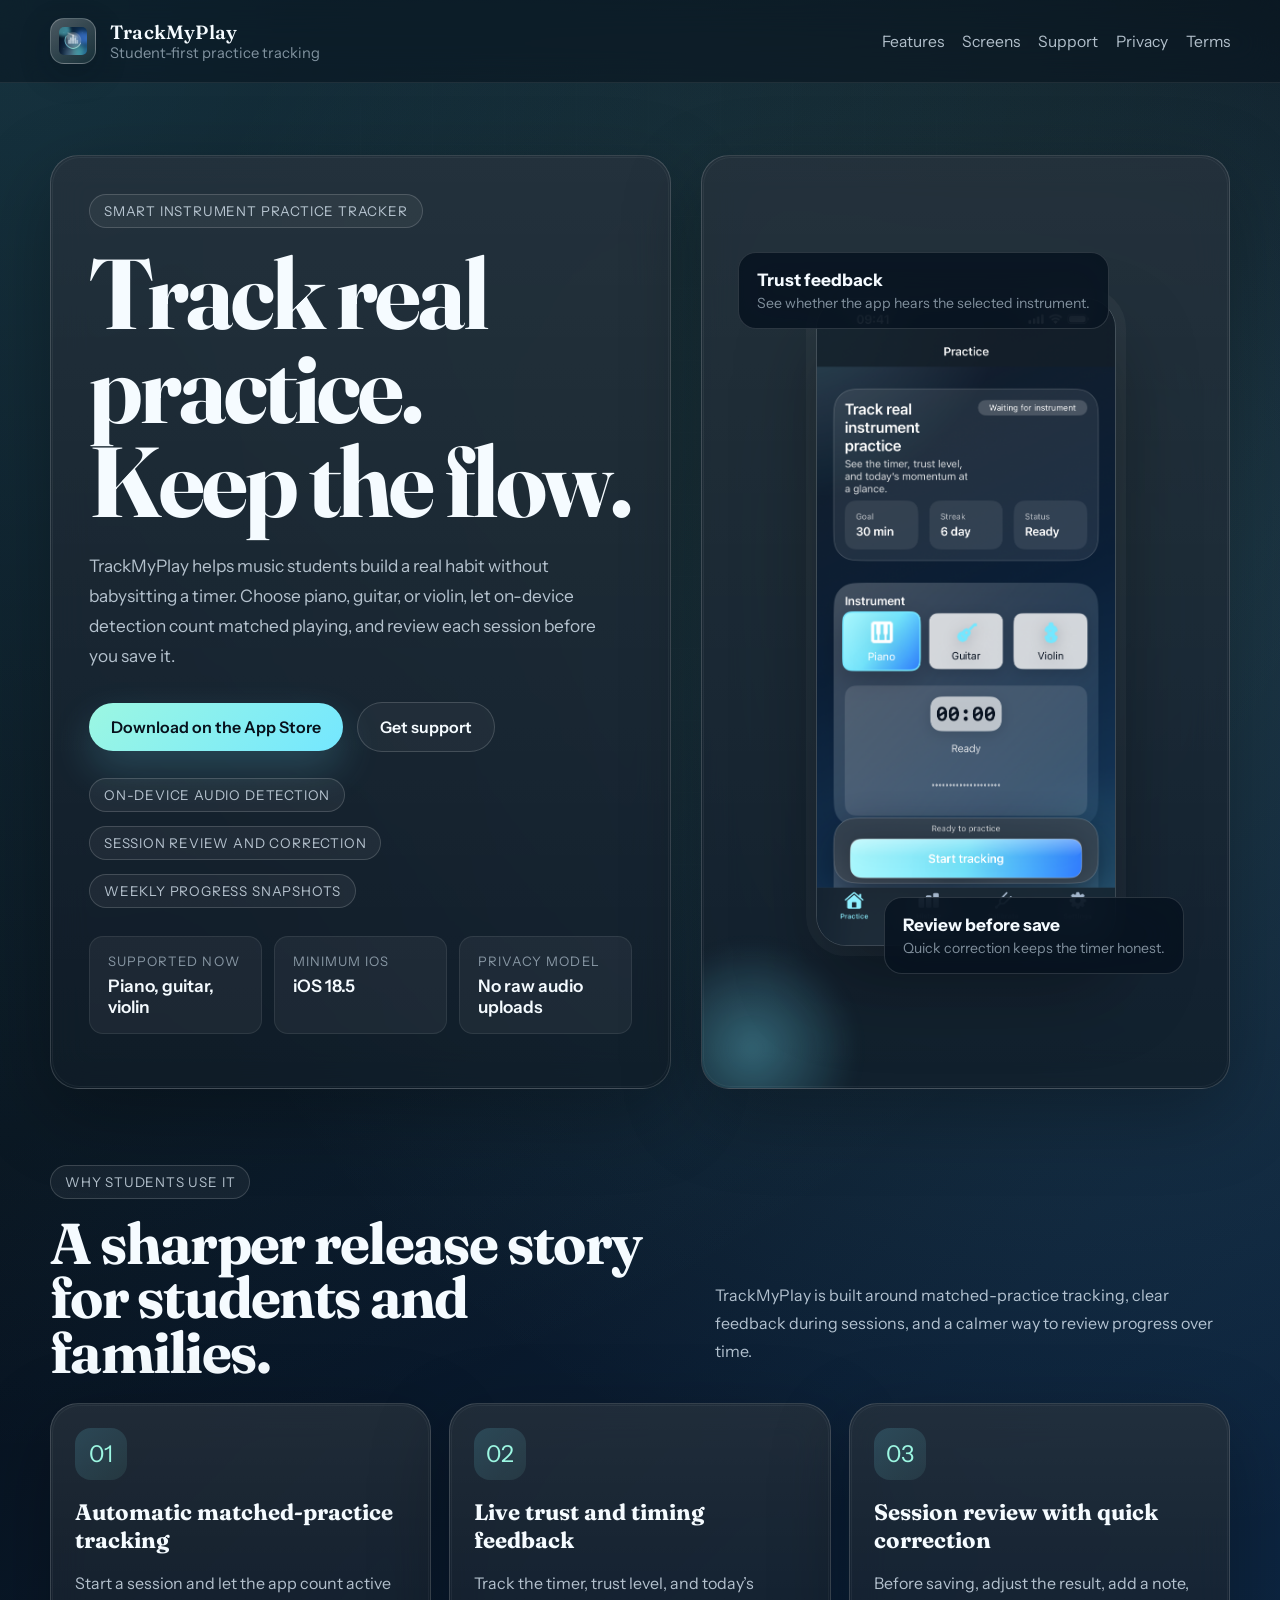
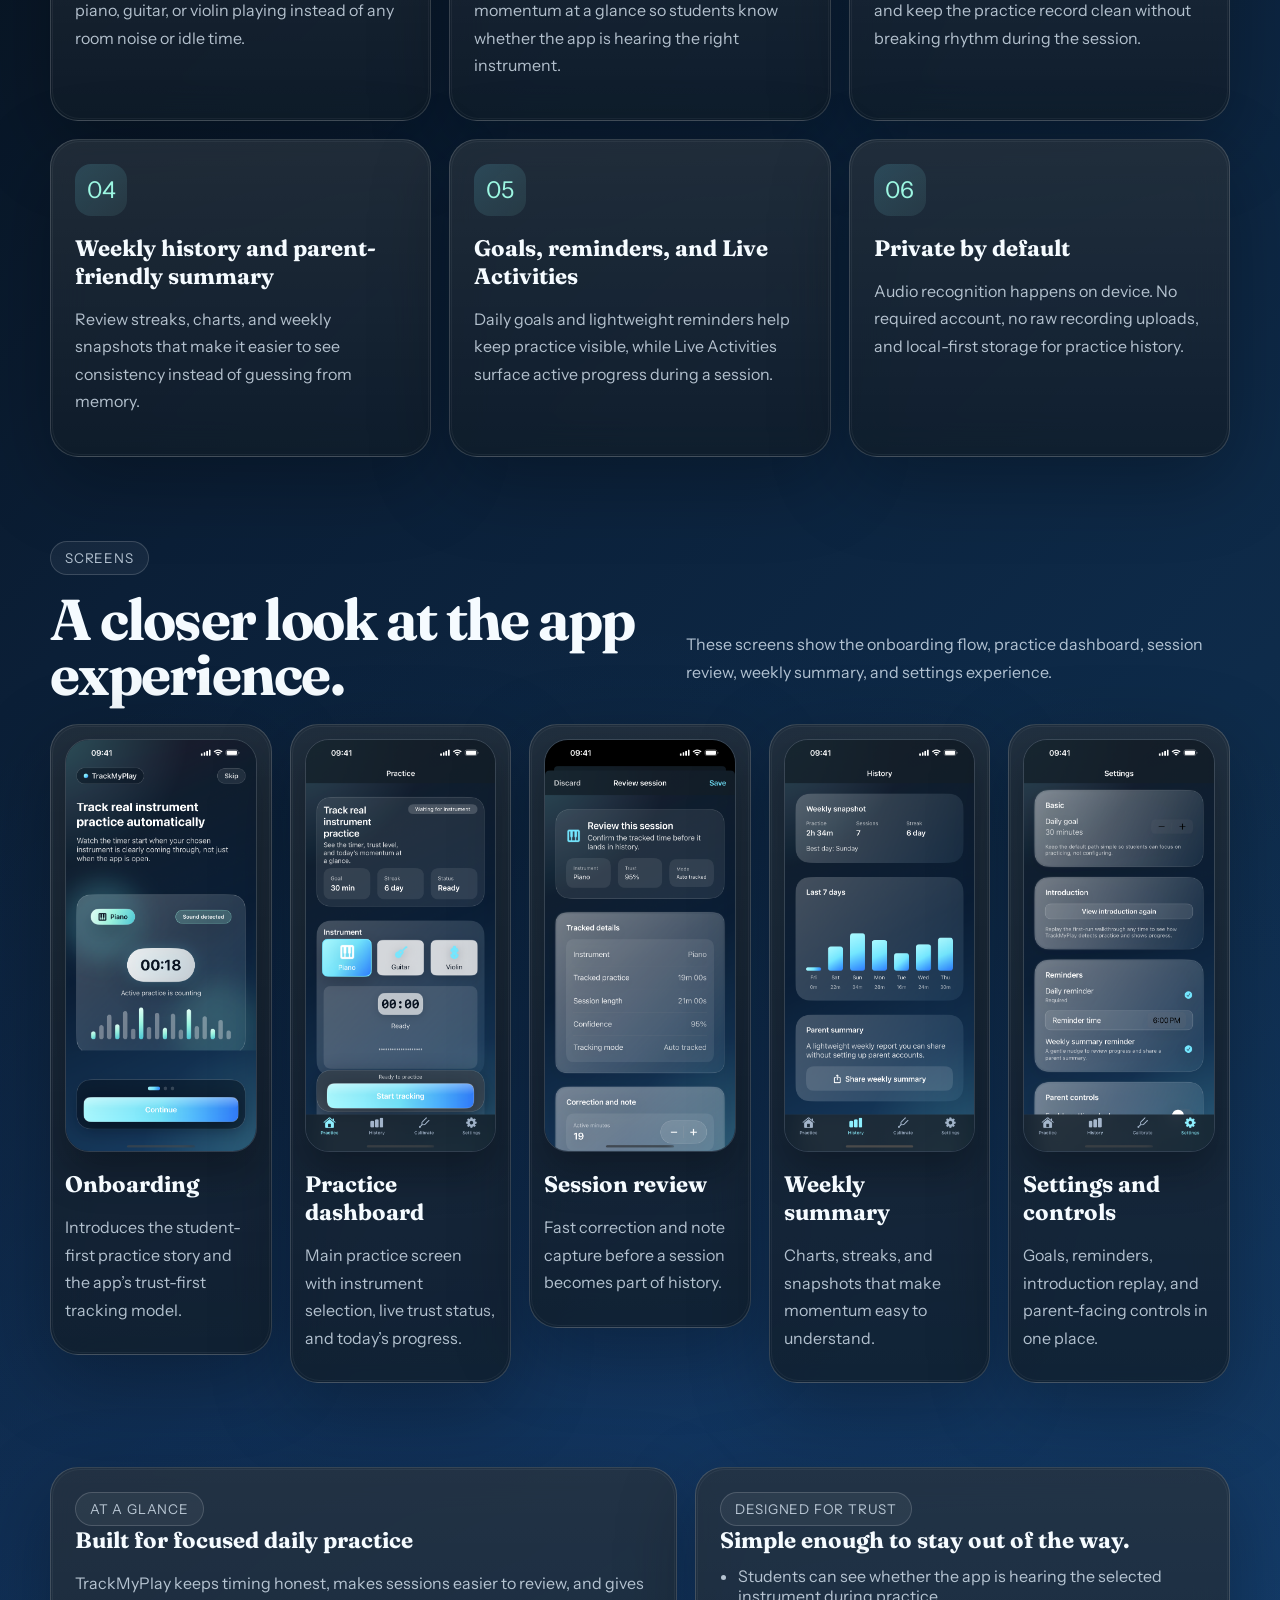
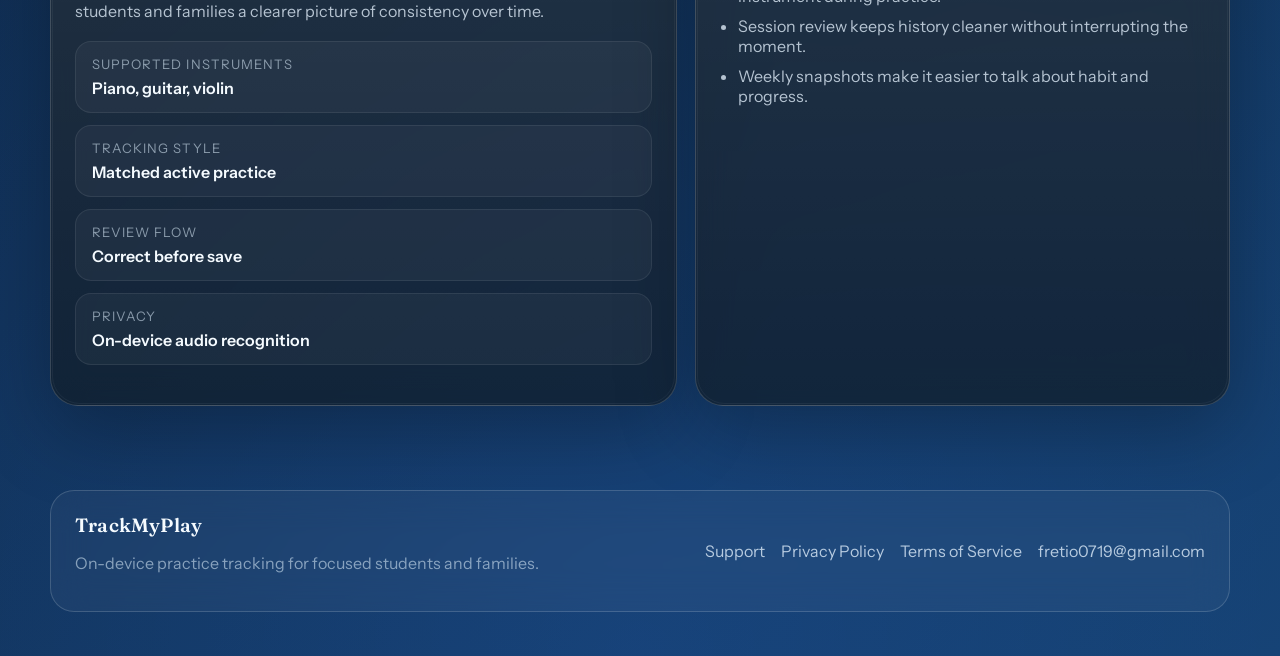
<file: index.html>
<!DOCTYPE html>
<html lang="en">
<head>
    <meta charset="UTF-8">
    <meta name="viewport" content="width=device-width, initial-scale=1.0">
    <title>TrackMyPlay | On-Device Practice Tracking for Piano, Guitar, and Violin</title>
    <meta name="description" content="TrackMyPlay helps students track real piano, guitar, and violin practice with on-device detection, session review, weekly progress, and a privacy-first design.">
    <meta name="keywords" content="music practice tracker, piano practice, guitar practice, violin practice, on-device audio detection, student practice app">
    <meta property="og:type" content="website">
    <meta property="og:url" content="https://allenzhong.github.io/track-my-play-support/">
    <meta property="og:title" content="TrackMyPlay | Smart Instrument Practice Tracker">
    <meta property="og:description" content="Track real instrument practice with on-device detection, clear weekly progress, and fast session review.">
    <meta property="og:image" content="https://allenzhong.github.io/track-my-play-support/media/release-1.1/02-practice-dashboard.png">
    <meta property="twitter:card" content="summary_large_image">
    <meta property="twitter:url" content="https://allenzhong.github.io/track-my-play-support/">
    <meta property="twitter:title" content="TrackMyPlay | Smart Instrument Practice Tracker">
    <meta property="twitter:description" content="Automatic active-practice tracking for piano, guitar, and violin with local-first privacy.">
    <meta property="twitter:image" content="https://allenzhong.github.io/track-my-play-support/media/release-1.1/02-practice-dashboard.png">
    <link rel="preconnect" href="https://fonts.googleapis.com">
    <link rel="preconnect" href="https://fonts.gstatic.com" crossorigin>
    <link href="https://fonts.googleapis.com/css2?family=Fraunces:opsz,wght@9..144,600;9..144,700&family=Instrument+Sans:wght@400;500;600;700&display=swap" rel="stylesheet">
    <link rel="stylesheet" href="styles.css">
</head>
<body>
    <div class="site-shell">
        <header class="site-header">
            <div class="container">
                <a class="brand" href="index.html">
                    <img class="brand-mark" src="icons/icon.png" alt="TrackMyPlay icon">
                    <span>
                        <span class="brand-name">TrackMyPlay</span>
                        <span class="brand-tag">Student-first practice tracking</span>
                    </span>
                </a>
                <nav class="nav" aria-label="Primary">
                    <a href="#features">Features</a>
                    <a href="#screens">Screens</a>
                    <a href="support.html">Support</a>
                    <a href="privacy-policy.html">Privacy</a>
                    <a href="terms-of-service.html">Terms</a>
                </nav>
            </div>
        </header>

        <main>
            <section class="hero">
                <div class="container hero-grid">
                    <div class="hero-copy">
                        <span class="eyebrow">Smart instrument practice tracker</span>
                        <h1>Track real practice. Keep the flow.</h1>
                        <p class="lead">
                            TrackMyPlay helps music students build a real habit without babysitting a timer. Choose piano, guitar, or violin, let on-device detection count matched playing, and review each session before you save it.
                        </p>
                        <div class="hero-actions">
                            <a class="button" href="https://apps.apple.com/app/id6749202240">Download on the App Store</a>
                            <a class="button-secondary" href="support.html">Get support</a>
                        </div>
                        <div class="hero-meta">
                            <span class="release-chip">On-device audio detection</span>
                            <span class="release-chip">Session review and correction</span>
                            <span class="release-chip">Weekly progress snapshots</span>
                        </div>
                        <dl class="stat-strip">
                            <div>
                                <dt>Supported now</dt>
                                <dd>Piano, guitar, violin</dd>
                            </div>
                            <div>
                                <dt>Minimum iOS</dt>
                                <dd>iOS 18.5</dd>
                            </div>
                            <div>
                                <dt>Privacy model</dt>
                                <dd>No raw audio uploads</dd>
                            </div>
                        </dl>
                    </div>

                    <div class="hero-visual">
                        <div class="hero-glow"></div>
                        <div class="phone-stack">
                            <img src="media/release-1.1/02-practice-dashboard.png" alt="TrackMyPlay practice dashboard screenshot">
                            <div class="floating-card top">
                                <strong>Trust feedback</strong>
                                <span>See whether the app hears the selected instrument.</span>
                            </div>
                            <div class="floating-card bottom">
                                <strong>Review before save</strong>
                                <span>Quick correction keeps the timer honest.</span>
                            </div>
                        </div>
                    </div>
                </div>
            </section>

            <section class="section" id="features">
                <div class="container">
                    <div class="section-title-wrap">
                        <div>
                            <span class="eyebrow">Why students use it</span>
                            <h2 class="section-title">A sharper release story for students and families.</h2>
                        </div>
                        <p class="section-blurb">
                            TrackMyPlay is built around matched-practice tracking, clear feedback during sessions, and a calmer way to review progress over time.
                        </p>
                    </div>
                    <div class="grid-3">
                        <article class="glass-card">
                            <div class="feature-icon">01</div>
                            <h3>Automatic matched-practice tracking</h3>
                            <p>Start a session and let the app count active piano, guitar, or violin playing instead of any room noise or idle time.</p>
                        </article>
                        <article class="glass-card">
                            <div class="feature-icon">02</div>
                            <h3>Live trust and timing feedback</h3>
                            <p>Track the timer, trust level, and today’s momentum at a glance so students know whether the app is hearing the right instrument.</p>
                        </article>
                        <article class="glass-card">
                            <div class="feature-icon">03</div>
                            <h3>Session review with quick correction</h3>
                            <p>Before saving, adjust the result, add a note, and keep the practice record clean without breaking rhythm during the session.</p>
                        </article>
                        <article class="glass-card">
                            <div class="feature-icon">04</div>
                            <h3>Weekly history and parent-friendly summary</h3>
                            <p>Review streaks, charts, and weekly snapshots that make it easier to see consistency instead of guessing from memory.</p>
                        </article>
                        <article class="glass-card">
                            <div class="feature-icon">05</div>
                            <h3>Goals, reminders, and Live Activities</h3>
                            <p>Daily goals and lightweight reminders help keep practice visible, while Live Activities surface active progress during a session.</p>
                        </article>
                        <article class="glass-card">
                            <div class="feature-icon">06</div>
                            <h3>Private by default</h3>
                            <p>Audio recognition happens on device. No required account, no raw recording uploads, and local-first storage for practice history.</p>
                        </article>
                    </div>
                </div>
            </section>

            <section class="section" id="screens">
                <div class="container">
                    <div class="section-title-wrap">
                        <div>
                            <span class="eyebrow">Screens</span>
                            <h2 class="section-title">A closer look at the app experience.</h2>
                        </div>
                        <p class="section-blurb">
                            These screens show the onboarding flow, practice dashboard, session review, weekly summary, and settings experience.
                        </p>
                    </div>
                    <div class="gallery-grid">
                        <article class="glass-card screenshot-card">
                            <img src="media/release-1.1/01-onboarding-introduction.png" alt="TrackMyPlay onboarding introduction">
                            <h3>Onboarding</h3>
                            <p>Introduces the student-first practice story and the app’s trust-first tracking model.</p>
                        </article>
                        <article class="glass-card screenshot-card">
                            <img src="media/release-1.1/02-practice-dashboard.png" alt="TrackMyPlay practice dashboard">
                            <h3>Practice dashboard</h3>
                            <p>Main practice screen with instrument selection, live trust status, and today’s progress.</p>
                        </article>
                        <article class="glass-card screenshot-card">
                            <img src="media/release-1.1/03-session-review.png" alt="TrackMyPlay session review">
                            <h3>Session review</h3>
                            <p>Fast correction and note capture before a session becomes part of history.</p>
                        </article>
                        <article class="glass-card screenshot-card">
                            <img src="media/release-1.1/04-history-weekly-summary.png" alt="TrackMyPlay history weekly summary">
                            <h3>Weekly summary</h3>
                            <p>Charts, streaks, and snapshots that make momentum easy to understand.</p>
                        </article>
                        <article class="glass-card screenshot-card">
                            <img src="media/release-1.1/05-settings-controls.png" alt="TrackMyPlay settings and controls">
                            <h3>Settings and controls</h3>
                            <p>Goals, reminders, introduction replay, and parent-facing controls in one place.</p>
                        </article>
                    </div>
                </div>
            </section>

            <section class="section">
                <div class="container release-panel">
                    <article class="glass-card">
                        <span class="eyebrow">At a glance</span>
                        <h3>Built for focused daily practice</h3>
                        <p>TrackMyPlay keeps timing honest, makes sessions easier to review, and gives students and families a clearer picture of consistency over time.</p>
                        <dl class="release-list">
                            <div>
                                <dt>Supported instruments</dt>
                                <dd>Piano, guitar, violin</dd>
                            </div>
                            <div>
                                <dt>Tracking style</dt>
                                <dd>Matched active practice</dd>
                            </div>
                            <div>
                                <dt>Review flow</dt>
                                <dd>Correct before save</dd>
                            </div>
                            <div>
                                <dt>Privacy</dt>
                                <dd>On-device audio recognition</dd>
                            </div>
                        </dl>
                    </article>

                    <article class="glass-card">
                        <span class="eyebrow">Designed for trust</span>
                        <h3>Simple enough to stay out of the way.</h3>
                        <ul class="feature-list">
                            <li>Students can see whether the app is hearing the selected instrument during practice.</li>
                            <li>Session review keeps history cleaner without interrupting the moment.</li>
                            <li>Weekly snapshots make it easier to talk about habit and progress.</li>
                        </ul>
                    </article>
                </div>
            </section>
        </main>

        <footer class="site-footer">
            <div class="container footer-card">
                <div>
                    <div class="brand-name">TrackMyPlay</div>
                    <p class="muted">On-device practice tracking for focused students and families.</p>
                </div>
                <div class="footer-links">
                    <a href="support.html">Support</a>
                    <a href="privacy-policy.html">Privacy Policy</a>
                    <a href="terms-of-service.html">Terms of Service</a>
                    <a href="mailto:fretio0719@gmail.com">fretio0719@gmail.com</a>
                </div>
            </div>
        </footer>
    </div>

    <script type="application/ld+json">
    {
        "@context": "https://schema.org",
        "@type": "MobileApplication",
        "name": "TrackMyPlay",
        "operatingSystem": "iOS",
        "applicationCategory": "MusicApplication",
        "description": "TrackMyPlay tracks real piano, guitar, and violin practice with on-device audio detection, session review, and weekly progress.",
        "downloadUrl": "https://apps.apple.com/app/id6749202240",
        "offers": {
            "@type": "Offer",
            "price": "0",
            "priceCurrency": "USD"
        }
    }
    </script>
</body>
</html>
</file>
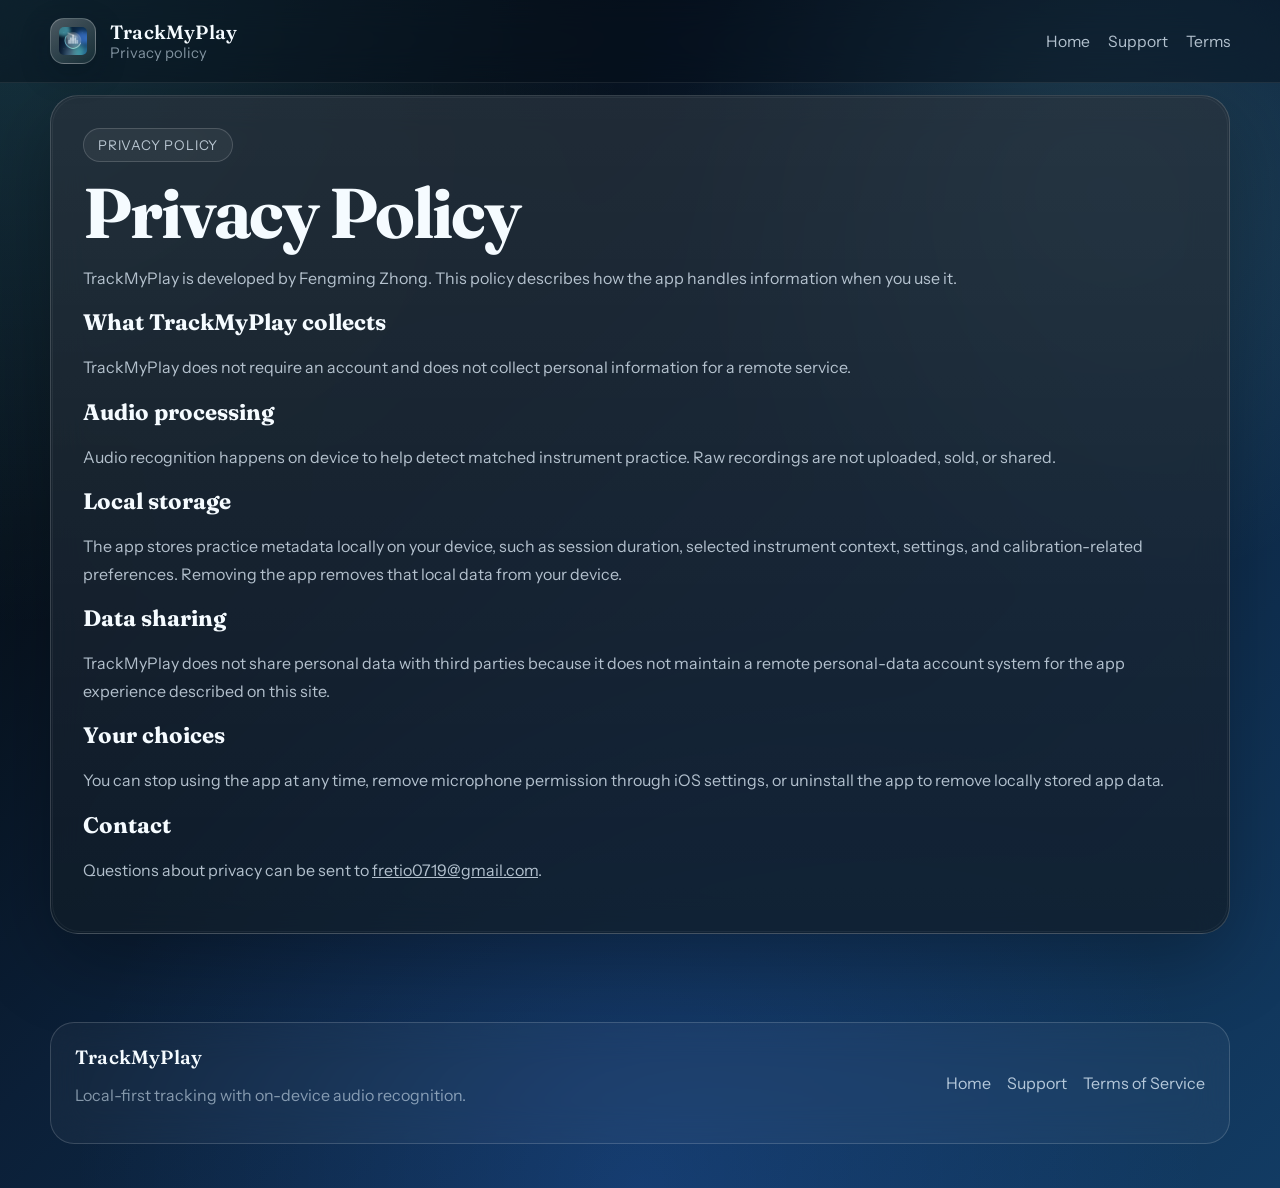
<file: privacy-policy.html>
<!DOCTYPE html>
<html lang="en">
<head>
    <meta charset="UTF-8">
    <meta name="viewport" content="width=device-width, initial-scale=1.0">
    <title>TrackMyPlay Privacy Policy</title>
    <meta name="description" content="TrackMyPlay privacy policy covering on-device audio processing, local storage, and support contact details.">
    <link rel="preconnect" href="https://fonts.googleapis.com">
    <link rel="preconnect" href="https://fonts.gstatic.com" crossorigin>
    <link href="https://fonts.googleapis.com/css2?family=Fraunces:opsz,wght@9..144,600;9..144,700&family=Instrument+Sans:wght@400;500;600;700&display=swap" rel="stylesheet">
    <link rel="stylesheet" href="styles.css">
</head>
<body>
    <div class="site-shell">
        <header class="site-header">
            <div class="container">
                <a class="brand" href="index.html">
                    <img class="brand-mark" src="icons/icon.png" alt="TrackMyPlay icon">
                    <span>
                        <span class="brand-name">TrackMyPlay</span>
                        <span class="brand-tag">Privacy policy</span>
                    </span>
                </a>
                <nav class="nav" aria-label="Primary">
                    <a href="index.html">Home</a>
                    <a href="support.html">Support</a>
                    <a href="terms-of-service.html">Terms</a>
                </nav>
            </div>
        </header>

        <main class="legal-section">
            <div class="container legal-grid">
                <article class="legal-card">
                    <span class="eyebrow">Privacy Policy</span>
                    <h1>Privacy Policy</h1>
                    <p>TrackMyPlay is developed by Fengming Zhong. This policy describes how the app handles information when you use it.</p>

                    <h2>What TrackMyPlay collects</h2>
                    <p>TrackMyPlay does not require an account and does not collect personal information for a remote service.</p>

                    <h2>Audio processing</h2>
                    <p>Audio recognition happens on device to help detect matched instrument practice. Raw recordings are not uploaded, sold, or shared.</p>

                    <h2>Local storage</h2>
                    <p>The app stores practice metadata locally on your device, such as session duration, selected instrument context, settings, and calibration-related preferences. Removing the app removes that local data from your device.</p>

                    <h2>Data sharing</h2>
                    <p>TrackMyPlay does not share personal data with third parties because it does not maintain a remote personal-data account system for the app experience described on this site.</p>

                    <h2>Your choices</h2>
                    <p>You can stop using the app at any time, remove microphone permission through iOS settings, or uninstall the app to remove locally stored app data.</p>

                    <h2>Contact</h2>
                    <p>Questions about privacy can be sent to <a href="mailto:fretio0719@gmail.com">fretio0719@gmail.com</a>.</p>
                </article>
            </div>
        </main>

        <footer class="site-footer">
            <div class="container footer-card">
                <div>
                    <div class="brand-name">TrackMyPlay</div>
                    <p class="muted">Local-first tracking with on-device audio recognition.</p>
                </div>
                <div class="footer-links">
                    <a href="index.html">Home</a>
                    <a href="support.html">Support</a>
                    <a href="terms-of-service.html">Terms of Service</a>
                </div>
            </div>
        </footer>
    </div>
</body>
</html>
</file>
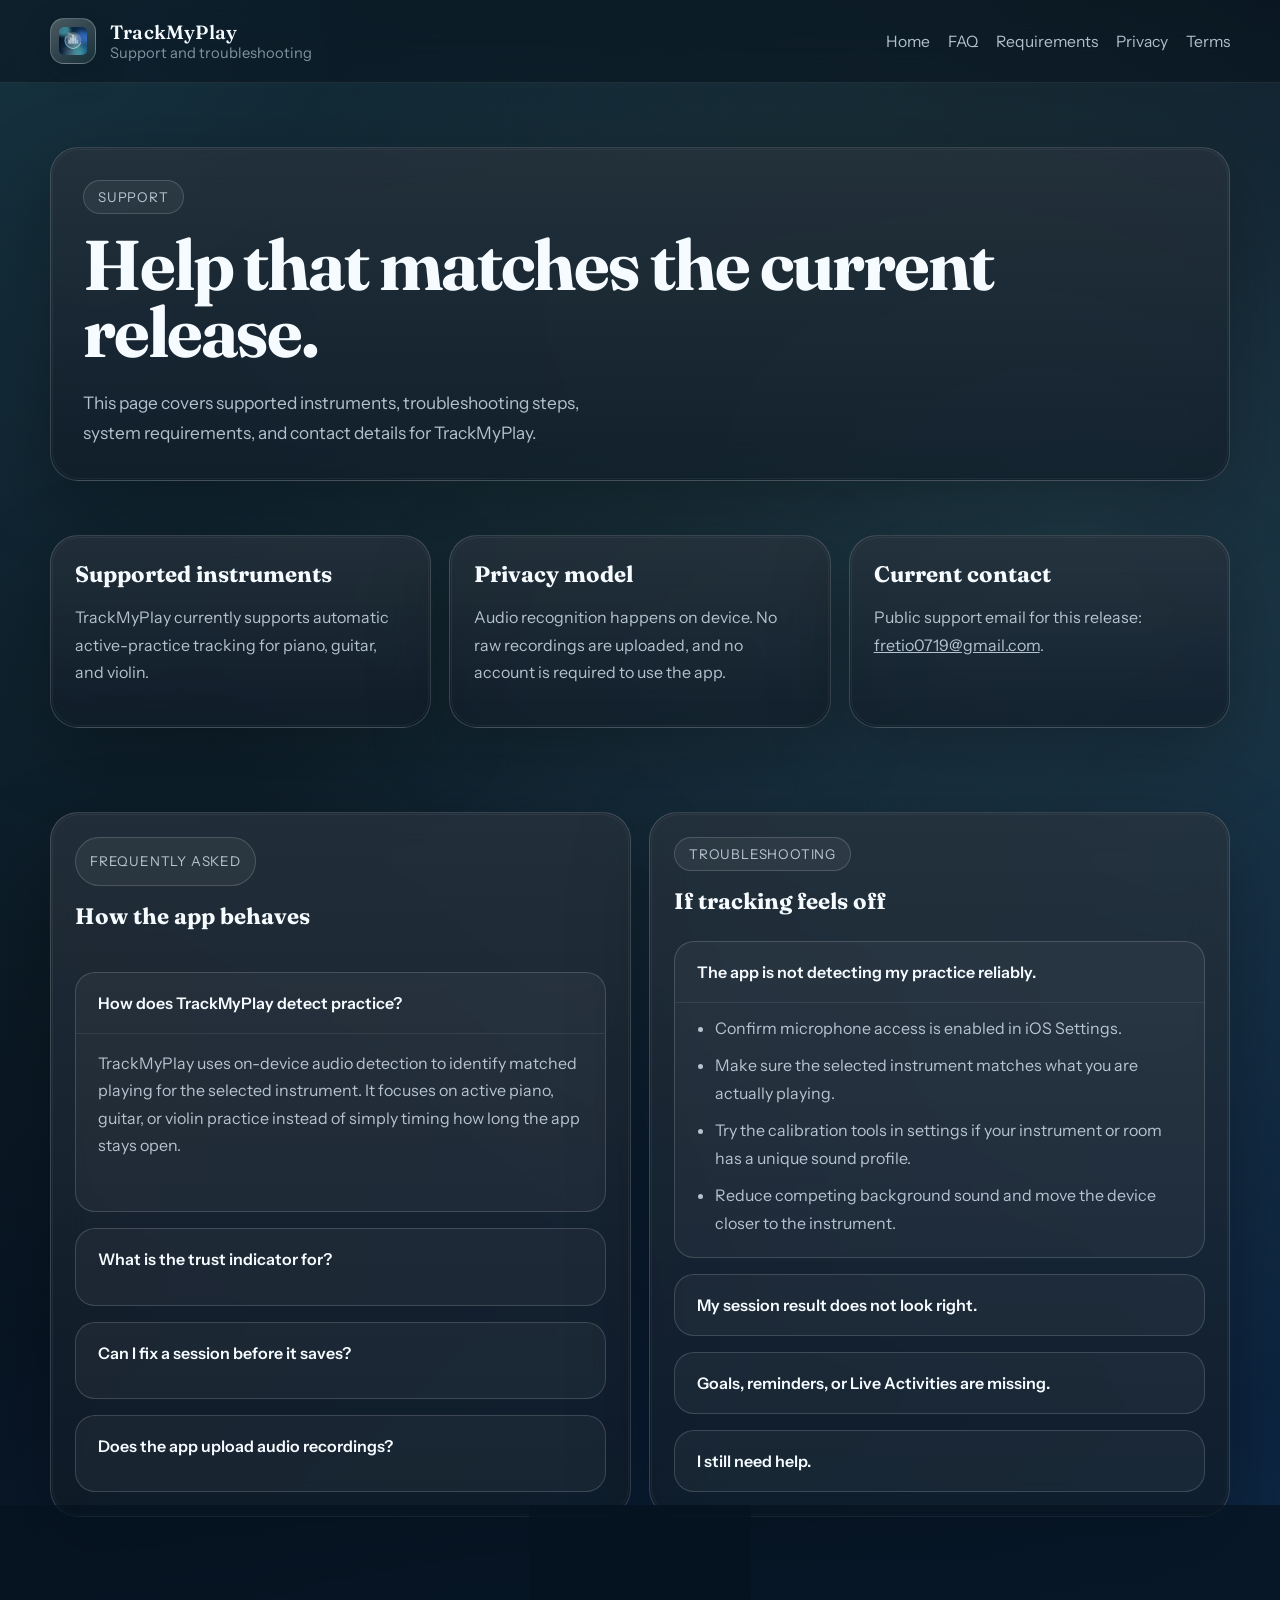
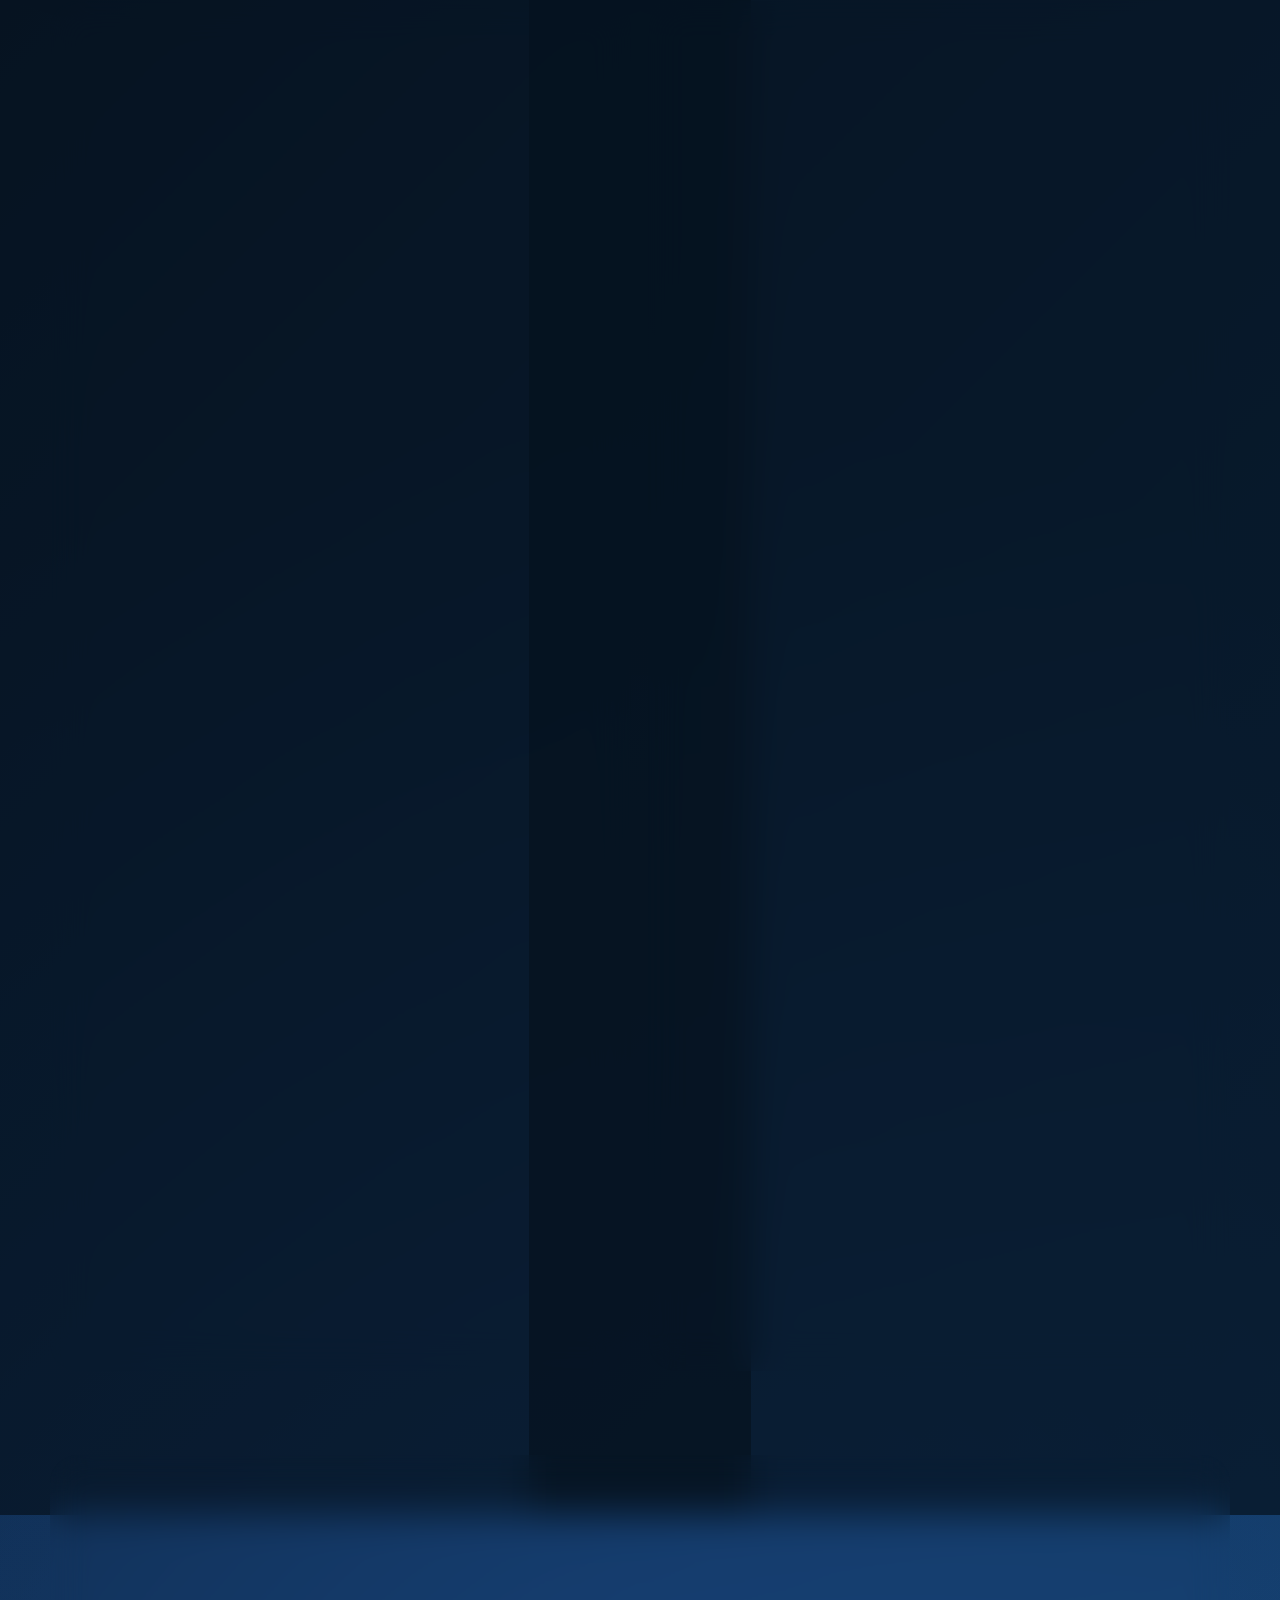
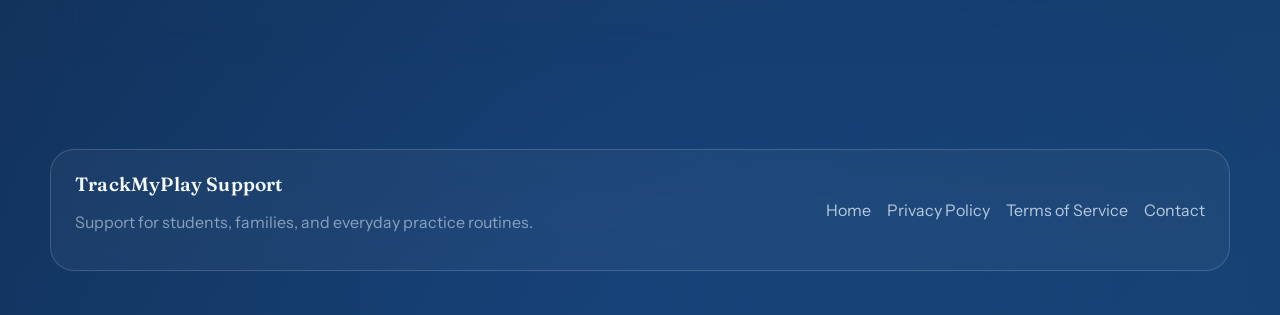
<file: support.html>
<!DOCTYPE html>
<html lang="en">
<head>
    <meta charset="UTF-8">
    <meta name="viewport" content="width=device-width, initial-scale=1.0">
    <title>TrackMyPlay Support</title>
    <meta name="description" content="TrackMyPlay support, including troubleshooting, supported instruments, system requirements, and contact details.">
    <link rel="preconnect" href="https://fonts.googleapis.com">
    <link rel="preconnect" href="https://fonts.gstatic.com" crossorigin>
    <link href="https://fonts.googleapis.com/css2?family=Fraunces:opsz,wght@9..144,600;9..144,700&family=Instrument+Sans:wght@400;500;600;700&display=swap" rel="stylesheet">
    <link rel="stylesheet" href="styles.css">
</head>
<body>
    <div class="site-shell">
        <header class="site-header">
            <div class="container">
                <a class="brand" href="index.html">
                    <img class="brand-mark" src="icons/icon.png" alt="TrackMyPlay icon">
                    <span>
                        <span class="brand-name">TrackMyPlay</span>
                        <span class="brand-tag">Support and troubleshooting</span>
                    </span>
                </a>
                <nav class="nav" aria-label="Primary">
                    <a href="index.html">Home</a>
                    <a href="#faq">FAQ</a>
                    <a href="#requirements">Requirements</a>
                    <a href="privacy-policy.html">Privacy</a>
                    <a href="terms-of-service.html">Terms</a>
                </nav>
            </div>
        </header>

        <main>
            <section class="page-hero">
                <div class="container">
                    <div class="hero-copy page-hero-card">
                        <span class="eyebrow">Support</span>
                        <h1>Help that matches the current release.</h1>
                        <p>
                            This page covers supported instruments, troubleshooting steps, system requirements, and contact details for TrackMyPlay.
                        </p>
                    </div>
                </div>
            </section>

            <section class="section">
                <div class="container help-grid">
                    <article class="glass-card">
                        <h3>Supported instruments</h3>
                        <p>TrackMyPlay currently supports automatic active-practice tracking for piano, guitar, and violin.</p>
                    </article>
                    <article class="glass-card">
                        <h3>Privacy model</h3>
                        <p>Audio recognition happens on device. No raw recordings are uploaded, and no account is required to use the app.</p>
                    </article>
                    <article class="glass-card">
                        <h3>Current contact</h3>
                        <p>Public support email for this release: <a href="mailto:fretio0719@gmail.com">fretio0719@gmail.com</a>.</p>
                    </article>
                </div>
            </section>

            <section class="section" id="faq">
                <div class="container grid-2">
                    <div class="glass-card support-faq">
                        <span class="eyebrow">Frequently asked</span>
                        <h3>How the app behaves</h3>

                        <details class="faq-item" open>
                            <summary>How does TrackMyPlay detect practice?</summary>
                            <div class="faq-answer">
                                <p>TrackMyPlay uses on-device audio detection to identify matched playing for the selected instrument. It focuses on active piano, guitar, or violin practice instead of simply timing how long the app stays open.</p>
                            </div>
                        </details>

                        <details class="faq-item">
                            <summary>What is the trust indicator for?</summary>
                            <div class="faq-answer">
                                <p>The trust feedback helps you see whether the app is hearing the selected instrument clearly enough. If trust is low, adjust your position, environment, or instrument setup before continuing.</p>
                            </div>
                        </details>

                        <details class="faq-item">
                            <summary>Can I fix a session before it saves?</summary>
                            <div class="faq-answer">
                                <p>Yes. The session review flow lets you quickly correct the result and add a note before it becomes part of your history.</p>
                            </div>
                        </details>

                        <details class="faq-item">
                            <summary>Does the app upload audio recordings?</summary>
                            <div class="faq-answer">
                                <p>No. Raw audio is not uploaded. Recognition happens locally on your device, and your practice data is stored locally unless you choose to export it.</p>
                            </div>
                        </details>
                    </div>

                    <div class="glass-card support-faq">
                        <span class="eyebrow">Troubleshooting</span>
                        <h3>If tracking feels off</h3>

                        <details class="faq-item" open>
                            <summary>The app is not detecting my practice reliably.</summary>
                            <div class="faq-answer">
                                <ul class="bullet-list">
                                    <li>Confirm microphone access is enabled in iOS Settings.</li>
                                    <li>Make sure the selected instrument matches what you are actually playing.</li>
                                    <li>Try the calibration tools in settings if your instrument or room has a unique sound profile.</li>
                                    <li>Reduce competing background sound and move the device closer to the instrument.</li>
                                </ul>
                            </div>
                        </details>

                        <details class="faq-item">
                            <summary>My session result does not look right.</summary>
                            <div class="faq-answer">
                                <p>Use the session review step before saving. That flow exists specifically so you can correct timing and keep history accurate without needing to repeat the session.</p>
                            </div>
                        </details>

                        <details class="faq-item">
                            <summary>Goals, reminders, or Live Activities are missing.</summary>
                            <div class="faq-answer">
                                <p>Check the settings screen to confirm goals and reminders are enabled. Live Activities also depend on iOS support and device settings for live updates.</p>
                            </div>
                        </details>

                        <details class="faq-item">
                            <summary>I still need help.</summary>
                            <div class="faq-answer">
                                <p>Email <a href="mailto:fretio0719@gmail.com">fretio0719@gmail.com</a> with your device model, iOS version, and a short description of what happened.</p>
                            </div>
                        </details>
                    </div>
                </div>
            </section>

            <section class="section" id="requirements">
                <div class="container grid-2">
                    <article class="glass-card">
                        <span class="eyebrow">System requirements</span>
                        <h3>What you need</h3>
                        <ul class="bullet-list">
                            <li>iOS 18.5 or later</li>
                            <li>iPhone</li>
                            <li>Microphone permission enabled</li>
                            <li>Enough storage for local session history and exports</li>
                        </ul>
                    </article>

                    <article class="glass-card">
                        <span class="eyebrow">Current release visuals</span>
                        <h3>Support references the latest screenshots</h3>
                        <div class="contact-stack">
                            <img src="media/release-1.1/05-settings-controls.png" alt="TrackMyPlay settings screenshot">
                            <p class="small-note">Support uses current app screenshots so help content reflects the live product experience.</p>
                        </div>
                    </article>
                </div>
            </section>

            <section class="section">
                <div class="container">
                    <article class="glass-card">
                        <span class="eyebrow">Contact</span>
                        <h3>Reach support directly</h3>
                        <div class="contact-stack">
                            <div class="contact-line"><strong>Email</strong> <a href="mailto:fretio0719@gmail.com">fretio0719@gmail.com</a></div>
                            <div class="contact-line"><strong>App Store</strong> <a href="https://apps.apple.com/app/id6749202240">TrackMyPlay on the App Store</a></div>
                            <div class="contact-line"><strong>Response time</strong> Usually within 24 hours</div>
                        </div>
                    </article>
                </div>
            </section>
        </main>

        <footer class="site-footer">
            <div class="container footer-card">
                <div>
                    <div class="brand-name">TrackMyPlay Support</div>
                    <p class="muted">Support for students, families, and everyday practice routines.</p>
                </div>
                <div class="footer-links">
                    <a href="index.html">Home</a>
                    <a href="privacy-policy.html">Privacy Policy</a>
                    <a href="terms-of-service.html">Terms of Service</a>
                    <a href="mailto:fretio0719@gmail.com">Contact</a>
                </div>
            </div>
        </footer>
    </div>
</body>
</html>
</file>
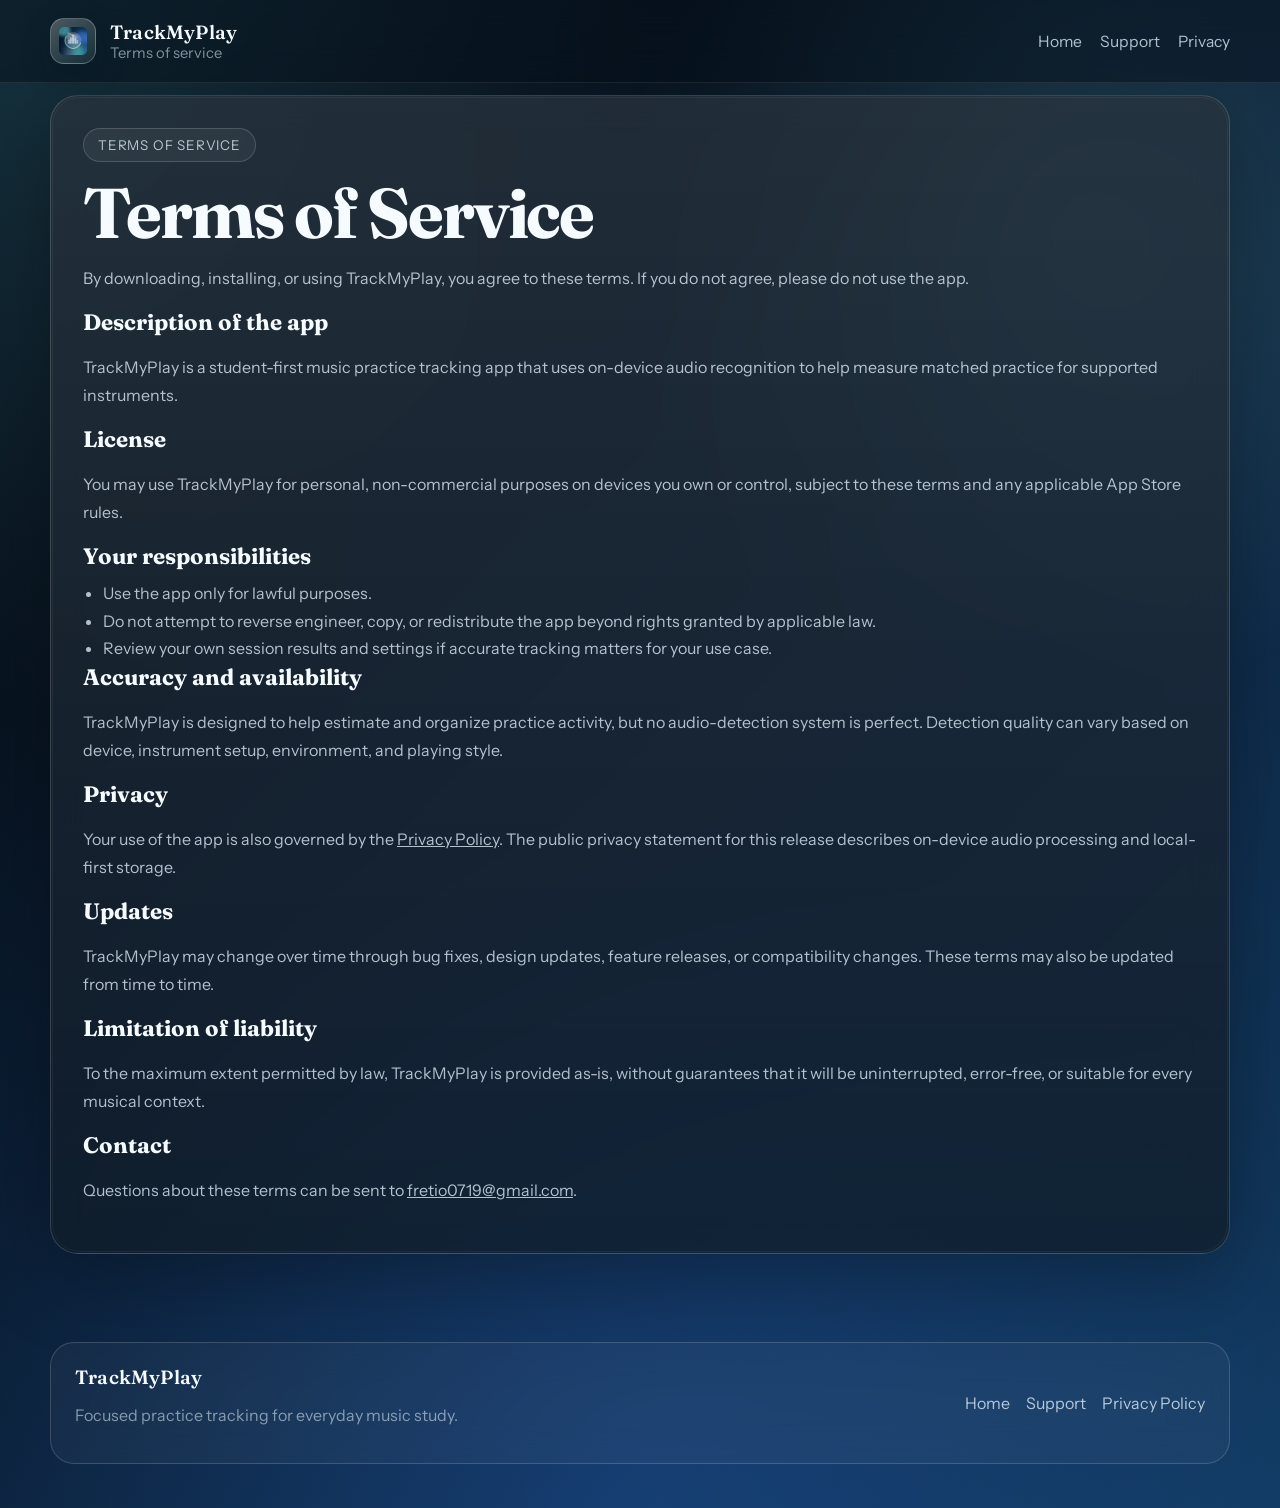
<file: terms-of-service.html>
<!DOCTYPE html>
<html lang="en">
<head>
    <meta charset="UTF-8">
    <meta name="viewport" content="width=device-width, initial-scale=1.0">
    <title>TrackMyPlay Terms of Service</title>
    <meta name="description" content="TrackMyPlay terms of service for the student-first instrument practice tracking app.">
    <link rel="preconnect" href="https://fonts.googleapis.com">
    <link rel="preconnect" href="https://fonts.gstatic.com" crossorigin>
    <link href="https://fonts.googleapis.com/css2?family=Fraunces:opsz,wght@9..144,600;9..144,700&family=Instrument+Sans:wght@400;500;600;700&display=swap" rel="stylesheet">
    <link rel="stylesheet" href="styles.css">
</head>
<body>
    <div class="site-shell">
        <header class="site-header">
            <div class="container">
                <a class="brand" href="index.html">
                    <img class="brand-mark" src="icons/icon.png" alt="TrackMyPlay icon">
                    <span>
                        <span class="brand-name">TrackMyPlay</span>
                        <span class="brand-tag">Terms of service</span>
                    </span>
                </a>
                <nav class="nav" aria-label="Primary">
                    <a href="index.html">Home</a>
                    <a href="support.html">Support</a>
                    <a href="privacy-policy.html">Privacy</a>
                </nav>
            </div>
        </header>

        <main class="legal-section">
            <div class="container legal-grid">
                <article class="legal-card">
                    <span class="eyebrow">Terms of Service</span>
                    <h1>Terms of Service</h1>
                    <p>By downloading, installing, or using TrackMyPlay, you agree to these terms. If you do not agree, please do not use the app.</p>

                    <h2>Description of the app</h2>
                    <p>TrackMyPlay is a student-first music practice tracking app that uses on-device audio recognition to help measure matched practice for supported instruments.</p>

                    <h2>License</h2>
                    <p>You may use TrackMyPlay for personal, non-commercial purposes on devices you own or control, subject to these terms and any applicable App Store rules.</p>

                    <h2>Your responsibilities</h2>
                    <ul>
                        <li>Use the app only for lawful purposes.</li>
                        <li>Do not attempt to reverse engineer, copy, or redistribute the app beyond rights granted by applicable law.</li>
                        <li>Review your own session results and settings if accurate tracking matters for your use case.</li>
                    </ul>

                    <h2>Accuracy and availability</h2>
                    <p>TrackMyPlay is designed to help estimate and organize practice activity, but no audio-detection system is perfect. Detection quality can vary based on device, instrument setup, environment, and playing style.</p>

                    <h2>Privacy</h2>
                    <p>Your use of the app is also governed by the <a href="privacy-policy.html">Privacy Policy</a>. The public privacy statement for this release describes on-device audio processing and local-first storage.</p>

                    <h2>Updates</h2>
                    <p>TrackMyPlay may change over time through bug fixes, design updates, feature releases, or compatibility changes. These terms may also be updated from time to time.</p>

                    <h2>Limitation of liability</h2>
                    <p>To the maximum extent permitted by law, TrackMyPlay is provided as-is, without guarantees that it will be uninterrupted, error-free, or suitable for every musical context.</p>

                    <h2>Contact</h2>
                    <p>Questions about these terms can be sent to <a href="mailto:fretio0719@gmail.com">fretio0719@gmail.com</a>.</p>
                </article>
            </div>
        </main>

        <footer class="site-footer">
            <div class="container footer-card">
                <div>
                    <div class="brand-name">TrackMyPlay</div>
                    <p class="muted">Focused practice tracking for everyday music study.</p>
                </div>
                <div class="footer-links">
                    <a href="index.html">Home</a>
                    <a href="support.html">Support</a>
                    <a href="privacy-policy.html">Privacy Policy</a>
                </div>
            </div>
        </footer>
    </div>
</body>
</html>
</file>
<file: styles.css>
:root {
    --bg: #07111c;
    --bg-deep: #04101a;
    --bg-mid: #0b1f37;
    --bg-ink: #123b63;
    --panel: rgba(6, 18, 31, 0.72);
    --panel-strong: rgba(8, 24, 40, 0.9);
    --panel-soft: rgba(255, 255, 255, 0.08);
    --stroke: rgba(255, 255, 255, 0.16);
    --stroke-strong: rgba(255, 255, 255, 0.26);
    --text: #f5fbff;
    --text-muted: rgba(230, 243, 255, 0.76);
    --text-soft: rgba(214, 231, 245, 0.58);
    --primary: #74e7ff;
    --primary-deep: #327cff;
    --accent: #9cf7e2;
    --accent-deep: #4bc9d7;
    --success: #34c759;
    --warning: #ffb347;
    --danger: #ff7f73;
    --shadow: 0 24px 80px rgba(0, 0, 0, 0.28);
    --radius-lg: 28px;
    --radius-md: 20px;
    --radius-sm: 14px;
    --max-width: 1180px;
}

* {
    box-sizing: border-box;
}

html {
    scroll-behavior: smooth;
}

body {
    margin: 0;
    min-height: 100vh;
    font-family: "Instrument Sans", "Segoe UI", sans-serif;
    color: var(--text);
    background:
        radial-gradient(circle at top left, rgba(116, 231, 255, 0.16), transparent 36%),
        radial-gradient(circle at 85% 15%, rgba(156, 247, 226, 0.14), transparent 28%),
        radial-gradient(circle at 50% 100%, rgba(50, 124, 255, 0.2), transparent 42%),
        linear-gradient(135deg, var(--bg-deep), var(--bg), var(--bg-mid) 45%, var(--bg-ink));
}

body::before {
    content: "";
    position: fixed;
    inset: 0;
    pointer-events: none;
    opacity: 0.18;
    background-image:
        linear-gradient(rgba(255, 255, 255, 0.06) 1px, transparent 1px),
        linear-gradient(90deg, rgba(255, 255, 255, 0.06) 1px, transparent 1px);
    background-size: 72px 72px;
    mask-image: radial-gradient(circle at center, black 42%, transparent 92%);
}

a {
    color: inherit;
}

img {
    display: block;
    max-width: 100%;
}

.site-shell {
    position: relative;
    overflow: clip;
}

.container {
    width: min(calc(100% - 32px), var(--max-width));
    margin: 0 auto;
}

.site-header {
    position: sticky;
    top: 0;
    z-index: 20;
    backdrop-filter: blur(18px);
    background: rgba(5, 14, 24, 0.46);
    border-bottom: 1px solid rgba(255, 255, 255, 0.08);
}

.site-header .container,
.site-footer .container {
    display: flex;
    align-items: center;
    justify-content: space-between;
    gap: 24px;
}

.site-header .container {
    padding: 18px 0;
}

.brand {
    display: inline-flex;
    align-items: center;
    gap: 14px;
    text-decoration: none;
}

.brand-mark {
    width: 46px;
    height: 46px;
    border-radius: 14px;
    padding: 8px;
    background: linear-gradient(145deg, rgba(255, 255, 255, 0.26), rgba(156, 247, 226, 0.08));
    border: 1px solid rgba(255, 255, 255, 0.24);
    box-shadow: 0 10px 30px rgba(5, 16, 27, 0.26);
}

.brand-name {
    display: block;
    font-family: "Fraunces", Georgia, serif;
    font-size: 1.2rem;
    font-weight: 600;
    letter-spacing: 0.01em;
}

.brand-tag {
    display: block;
    color: var(--text-soft);
    font-size: 0.92rem;
}

.nav {
    display: flex;
    align-items: center;
    gap: 18px;
    flex-wrap: wrap;
}

.nav a {
    text-decoration: none;
    color: var(--text-muted);
    font-size: 0.98rem;
}

.nav a:hover,
.nav a:focus-visible {
    color: var(--text);
}

.button,
.button-secondary {
    display: inline-flex;
    align-items: center;
    justify-content: center;
    gap: 10px;
    padding: 14px 22px;
    border-radius: 999px;
    font-weight: 600;
    text-decoration: none;
    transition: transform 180ms ease, box-shadow 180ms ease, border-color 180ms ease;
}

.button {
    color: #07111c;
    background: linear-gradient(135deg, var(--accent), var(--primary));
    box-shadow: 0 18px 40px rgba(116, 231, 255, 0.2);
}

.button-secondary {
    color: var(--text);
    background: rgba(255, 255, 255, 0.04);
    border: 1px solid var(--stroke);
}

.button:hover,
.button-secondary:hover,
.button:focus-visible,
.button-secondary:focus-visible {
    transform: translateY(-2px);
}

.eyebrow,
.release-chip {
    display: inline-flex;
    align-items: center;
    gap: 8px;
    width: fit-content;
    padding: 8px 14px;
    border-radius: 999px;
    border: 1px solid rgba(255, 255, 255, 0.16);
    background: rgba(255, 255, 255, 0.05);
    color: var(--text-muted);
    font-size: 0.84rem;
    letter-spacing: 0.06em;
    text-transform: uppercase;
}

.hero {
    padding: 72px 0 48px;
}

.hero-grid {
    display: grid;
    grid-template-columns: minmax(0, 1.08fr) minmax(300px, 0.92fr);
    gap: 30px;
    align-items: stretch;
}

.hero-copy,
.hero-visual,
.glass-card,
.legal-card {
    position: relative;
    border-radius: var(--radius-lg);
    border: 1px solid var(--stroke);
    background:
        linear-gradient(180deg, rgba(255, 255, 255, 0.1), rgba(255, 255, 255, 0.03)),
        var(--panel);
    backdrop-filter: blur(18px);
    box-shadow: var(--shadow);
}

.hero-copy {
    padding: 38px;
}

.hero-copy::after,
.hero-visual::after,
.glass-card::after,
.legal-card::after {
    content: "";
    position: absolute;
    inset: 1px;
    border-radius: inherit;
    pointer-events: none;
    border: 1px solid rgba(255, 255, 255, 0.05);
}

.hero h1,
.page-hero h1,
.section-title,
.legal-card h1 {
    margin: 18px 0 0;
    font-family: "Fraunces", Georgia, serif;
    line-height: 0.95;
    letter-spacing: -0.03em;
}

.hero h1 {
    font-size: clamp(3.4rem, 10vw, 6.2rem);
}

.hero p.lead,
.page-hero p {
    max-width: 32rem;
    margin: 22px 0 0;
    color: var(--text-muted);
    font-size: 1.08rem;
    line-height: 1.75;
}

.hero-actions,
.hero-meta {
    display: flex;
    flex-wrap: wrap;
    gap: 14px;
    align-items: center;
}

.hero-actions {
    margin-top: 30px;
}

.hero-meta {
    margin-top: 26px;
}

.stat-strip {
    display: grid;
    grid-template-columns: repeat(3, minmax(0, 1fr));
    gap: 12px;
    margin-top: 28px;
}

.stat-strip div {
    padding: 16px 18px;
    border-radius: var(--radius-sm);
    background: rgba(255, 255, 255, 0.05);
    border: 1px solid rgba(255, 255, 255, 0.08);
}

.stat-strip dt {
    margin-bottom: 6px;
    color: var(--text-soft);
    font-size: 0.82rem;
    text-transform: uppercase;
    letter-spacing: 0.08em;
}

.stat-strip dd {
    margin: 0;
    font-size: 1.08rem;
    font-weight: 600;
}

.hero-visual {
    padding: 26px;
    overflow: hidden;
}

.hero-glow {
    position: absolute;
    inset: auto auto -70px -60px;
    width: 220px;
    height: 220px;
    border-radius: 50%;
    background: radial-gradient(circle, rgba(116, 231, 255, 0.34), transparent 68%);
    filter: blur(8px);
}

.phone-stack {
    position: relative;
    min-height: 100%;
    display: grid;
    place-items: center;
    padding: 18px;
}

.phone-stack img {
    width: min(100%, 300px);
    border-radius: 30px;
    border: 1px solid rgba(255, 255, 255, 0.16);
    box-shadow:
        0 40px 80px rgba(0, 0, 0, 0.34),
        0 0 0 10px rgba(255, 255, 255, 0.04);
}

.floating-card {
    position: absolute;
    padding: 16px 18px;
    border-radius: 18px;
    border: 1px solid rgba(255, 255, 255, 0.14);
    background: rgba(6, 18, 31, 0.84);
    backdrop-filter: blur(18px);
}

.floating-card strong,
.metric-value {
    display: block;
    font-size: 1.08rem;
}

.floating-card span,
.metric-label {
    display: block;
    margin-top: 4px;
    color: var(--text-soft);
    font-size: 0.88rem;
}

.floating-card.top {
    top: 8%;
    left: 2%;
}

.floating-card.bottom {
    right: 4%;
    bottom: 10%;
}

.section {
    padding: 28px 0 56px;
}

.section-title-wrap {
    display: flex;
    justify-content: space-between;
    align-items: end;
    gap: 20px;
    margin-bottom: 22px;
}

.section-title {
    font-size: clamp(2.2rem, 6vw, 3.6rem);
}

.section-blurb {
    max-width: 34rem;
    color: var(--text-muted);
    line-height: 1.75;
}

.grid-3,
.grid-2,
.gallery-grid,
.help-grid,
.legal-grid {
    display: grid;
    gap: 18px;
}

.grid-3 {
    grid-template-columns: repeat(3, minmax(0, 1fr));
}

.grid-2 {
    grid-template-columns: repeat(2, minmax(0, 1fr));
}

.gallery-grid {
    grid-template-columns: repeat(5, minmax(0, 1fr));
    align-items: start;
}

.glass-card {
    padding: 24px;
}

.glass-card h3,
.legal-card h2,
.support-faq h3 {
    margin: 0 0 10px;
    font-family: "Fraunces", Georgia, serif;
    font-size: 1.4rem;
}

.glass-card p,
.legal-card p,
.legal-card li,
.support-faq p,
.support-faq li,
.note,
.contact-stack p {
    color: var(--text-muted);
    line-height: 1.72;
}

.feature-icon {
    width: 52px;
    height: 52px;
    display: grid;
    place-items: center;
    margin-bottom: 18px;
    border-radius: 16px;
    background: linear-gradient(135deg, rgba(116, 231, 255, 0.16), rgba(156, 247, 226, 0.08));
    color: var(--accent);
    font-size: 1.45rem;
}

.feature-list,
.bullet-list {
    margin: 12px 0 0;
    padding-left: 18px;
    color: var(--text-muted);
}

.feature-list li,
.bullet-list li {
    margin-top: 10px;
}

.screenshot-card {
    overflow: hidden;
    padding: 14px;
}

.screenshot-card img {
    border-radius: 24px;
    border: 1px solid rgba(255, 255, 255, 0.12);
    box-shadow: 0 20px 40px rgba(0, 0, 0, 0.3);
}

.screenshot-card h3 {
    margin-top: 18px;
}

.release-panel {
    display: grid;
    grid-template-columns: 1.08fr 0.92fr;
    gap: 18px;
}

.release-list {
    display: grid;
    gap: 12px;
}

.release-list div {
    padding: 14px 16px;
    border-radius: 16px;
    background: rgba(255, 255, 255, 0.04);
    border: 1px solid rgba(255, 255, 255, 0.08);
}

.release-list dt {
    color: var(--text-soft);
    font-size: 0.82rem;
    text-transform: uppercase;
    letter-spacing: 0.08em;
}

.release-list dd {
    margin: 6px 0 0;
    font-weight: 600;
}

.page-hero {
    padding: 64px 0 26px;
}

.page-hero-card {
    padding: 32px;
}

.page-hero h1,
.legal-card h1 {
    font-size: clamp(2.8rem, 7vw, 4.4rem);
}

.help-grid {
    grid-template-columns: repeat(3, minmax(0, 1fr));
}

.mini-card {
    padding: 20px;
    border-radius: var(--radius-md);
    background: rgba(255, 255, 255, 0.05);
    border: 1px solid rgba(255, 255, 255, 0.08);
}

.mini-card h3 {
    margin: 0 0 8px;
    font-size: 1.08rem;
    font-family: "Instrument Sans", "Segoe UI", sans-serif;
}

.support-faq {
    display: grid;
    gap: 16px;
}

.faq-item {
    border-radius: var(--radius-md);
    border: 1px solid var(--stroke);
    background: rgba(255, 255, 255, 0.04);
    overflow: hidden;
}

.faq-item summary {
    cursor: pointer;
    list-style: none;
    padding: 20px 22px;
    font-weight: 600;
}

.faq-item summary::-webkit-details-marker {
    display: none;
}

.faq-item[open] summary {
    border-bottom: 1px solid rgba(255, 255, 255, 0.08);
}

.faq-answer {
    padding: 0 22px 20px;
}

.contact-stack {
    display: grid;
    gap: 14px;
}

.contact-line {
    display: flex;
    flex-wrap: wrap;
    gap: 10px;
    align-items: center;
    color: var(--text-muted);
}

.contact-line strong {
    min-width: 110px;
    color: var(--text);
}

.legal-section {
    padding: 12px 0 60px;
}

.legal-grid {
    grid-template-columns: minmax(0, 1fr);
}

.legal-card {
    padding: 32px;
}

.legal-card > * + * {
    margin-top: 18px;
}

.legal-card ul {
    margin: 0;
    padding-left: 20px;
}

.small-note {
    color: var(--text-soft);
    font-size: 0.95rem;
}

.site-footer {
    padding: 28px 0 44px;
}

.footer-card {
    padding: 22px 24px;
    border-radius: 24px;
    border: 1px solid var(--stroke);
    background: rgba(255, 255, 255, 0.04);
    backdrop-filter: blur(18px);
}

.footer-links {
    display: flex;
    flex-wrap: wrap;
    gap: 16px;
}

.footer-links a {
    color: var(--text-muted);
    text-decoration: none;
}

.footer-links a:hover,
.footer-links a:focus-visible {
    color: var(--text);
}

.muted {
    color: var(--text-soft);
}

@keyframes driftUp {
    from {
        opacity: 0;
        transform: translateY(18px);
    }
    to {
        opacity: 1;
        transform: translateY(0);
    }
}

.hero-copy,
.hero-visual,
.glass-card,
.legal-card {
    animation: driftUp 680ms ease both;
}

@media (max-width: 1100px) {
    .gallery-grid,
    .grid-3,
    .help-grid,
    .release-panel {
        grid-template-columns: repeat(2, minmax(0, 1fr));
    }
}

@media (max-width: 820px) {
    .site-header .container,
    .site-footer .container,
    .section-title-wrap,
    .hero-grid,
    .grid-2,
    .gallery-grid,
    .grid-3,
    .help-grid,
    .release-panel {
        grid-template-columns: 1fr;
        display: grid;
    }

    .site-header .container,
    .site-footer .container {
        justify-content: unset;
    }

    .nav {
        gap: 12px 16px;
    }

    .hero-copy,
    .hero-visual,
    .page-hero-card,
    .legal-card {
        padding: 24px;
    }

    .stat-strip {
        grid-template-columns: 1fr;
    }

    .floating-card {
        position: static;
        margin-top: 14px;
    }

    .phone-stack {
        justify-items: start;
    }
}

@media (max-width: 560px) {
    .container {
        width: min(calc(100% - 20px), var(--max-width));
    }

    .site-header .container {
        padding: 14px 0;
    }

    .button,
    .button-secondary {
        width: 100%;
    }

    .hero-actions,
    .hero-meta {
        flex-direction: column;
        align-items: stretch;
    }
}
</file>
